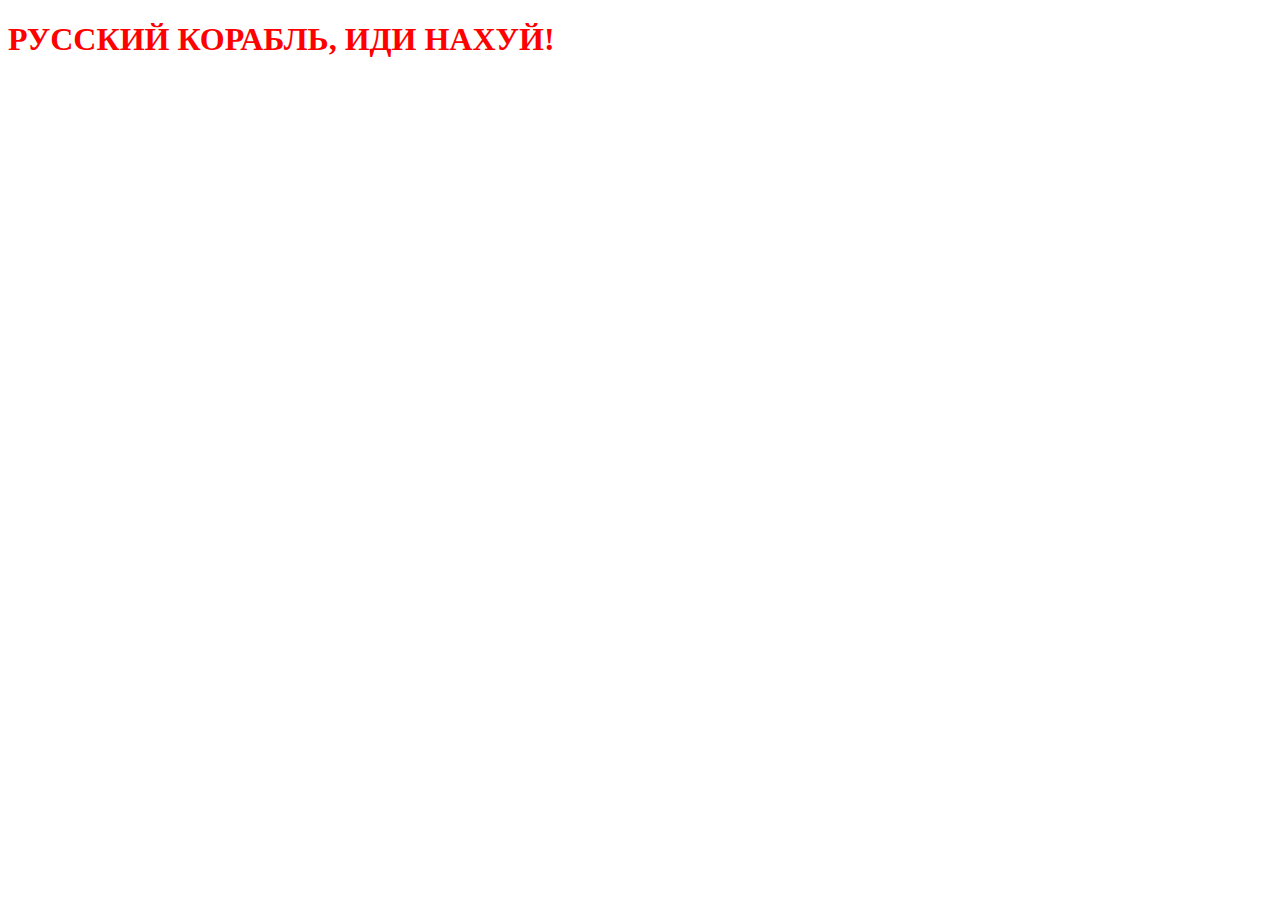
<file: contact.html>
<!DOCTYPE html>
<html lang="en">
  <head>
    <meta charset="UTF-8" />
    <meta http-equiv="X-UA-Compatible" content="IE=edge" />
    <meta name="viewport" content="width=device-width, initial-scale=1.0" />
    <title>Document</title>
  </head>
  <body>
    <h1 style="color: red; font: 900">РУССКИЙ КОРАБЛЬ, ИДИ НАХУЙ!</h1>
  </body>
</html>
</file>
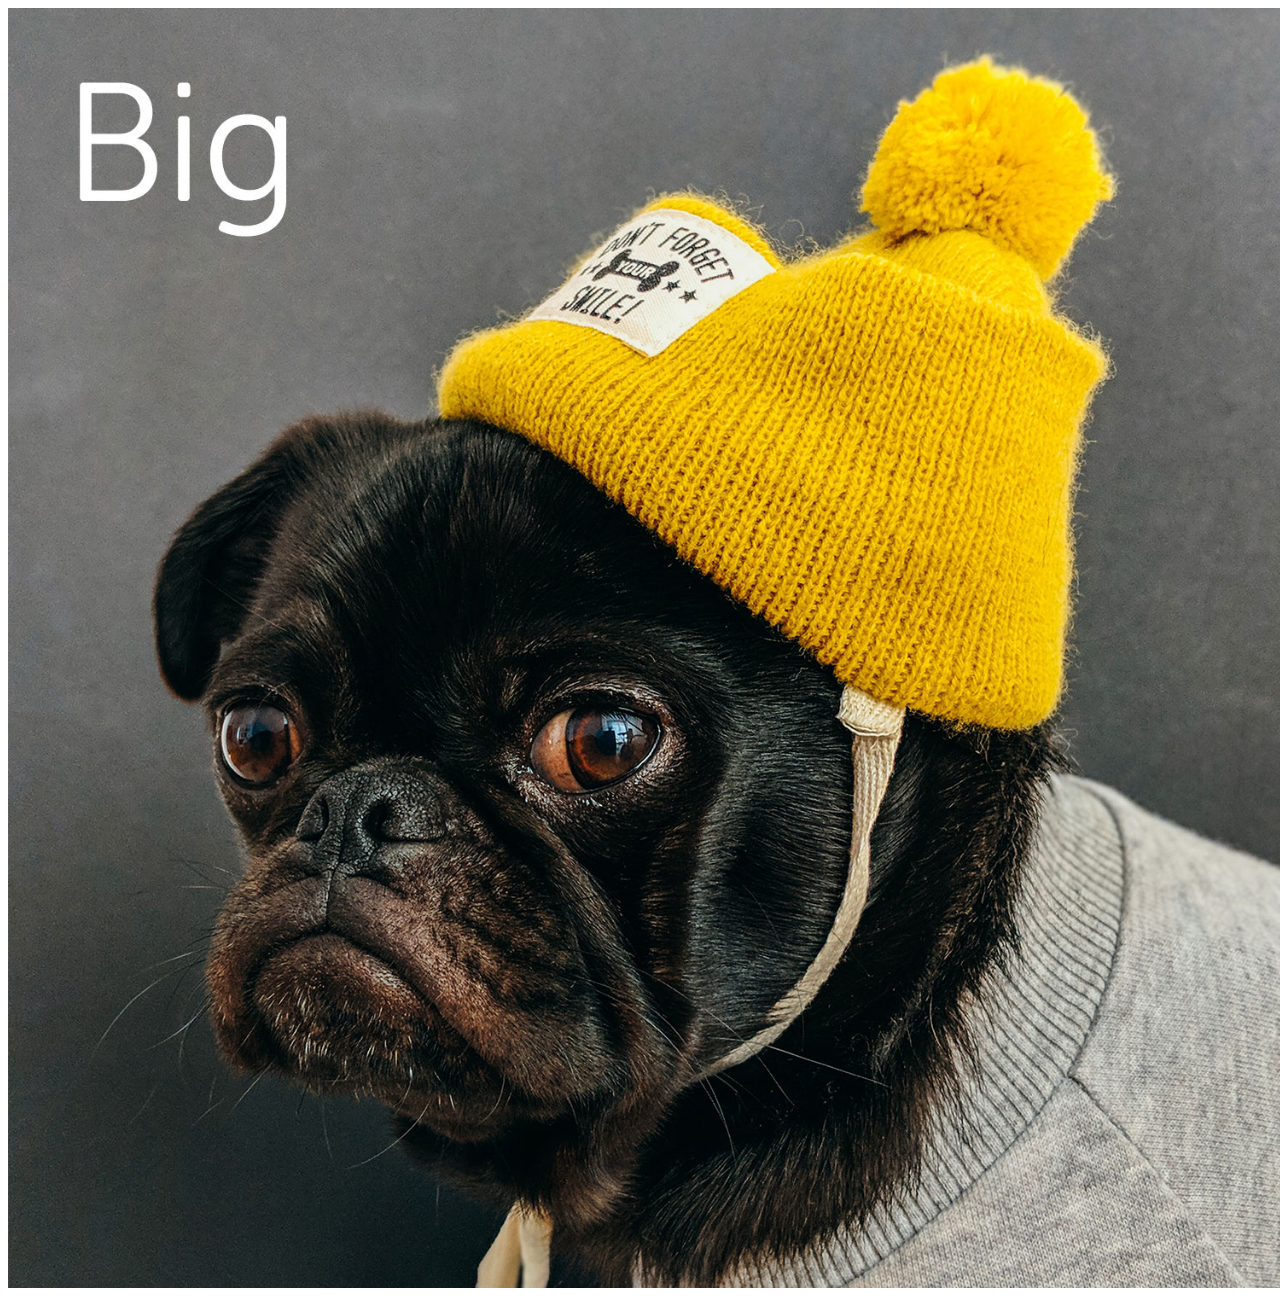
<file: image-srcset.html>
<!DOCTYPE html>
<html lang="en">
  <head>
    <meta charset="UTF-8" />
    <meta http-equiv="X-UA-Compatible" content="IE=edge" />
    <meta name="viewport" content="width=device-width, initial-scale=1.0" />
    <title>Document</title>
  </head>
  <body>
    <img
      src="./pug/pug-charles-unsplash-small.jpg"
      alt=""
      srcset="
        ./pug/pug-charles-unsplash-small.jpg   500w,
        ./pug/pug-charles-unsplash-medium.jpg 1000w,
        ./pug/pug-charles-unsplash-big.jpg    1500w
      "
    />
  </body>
</html>
</file>
